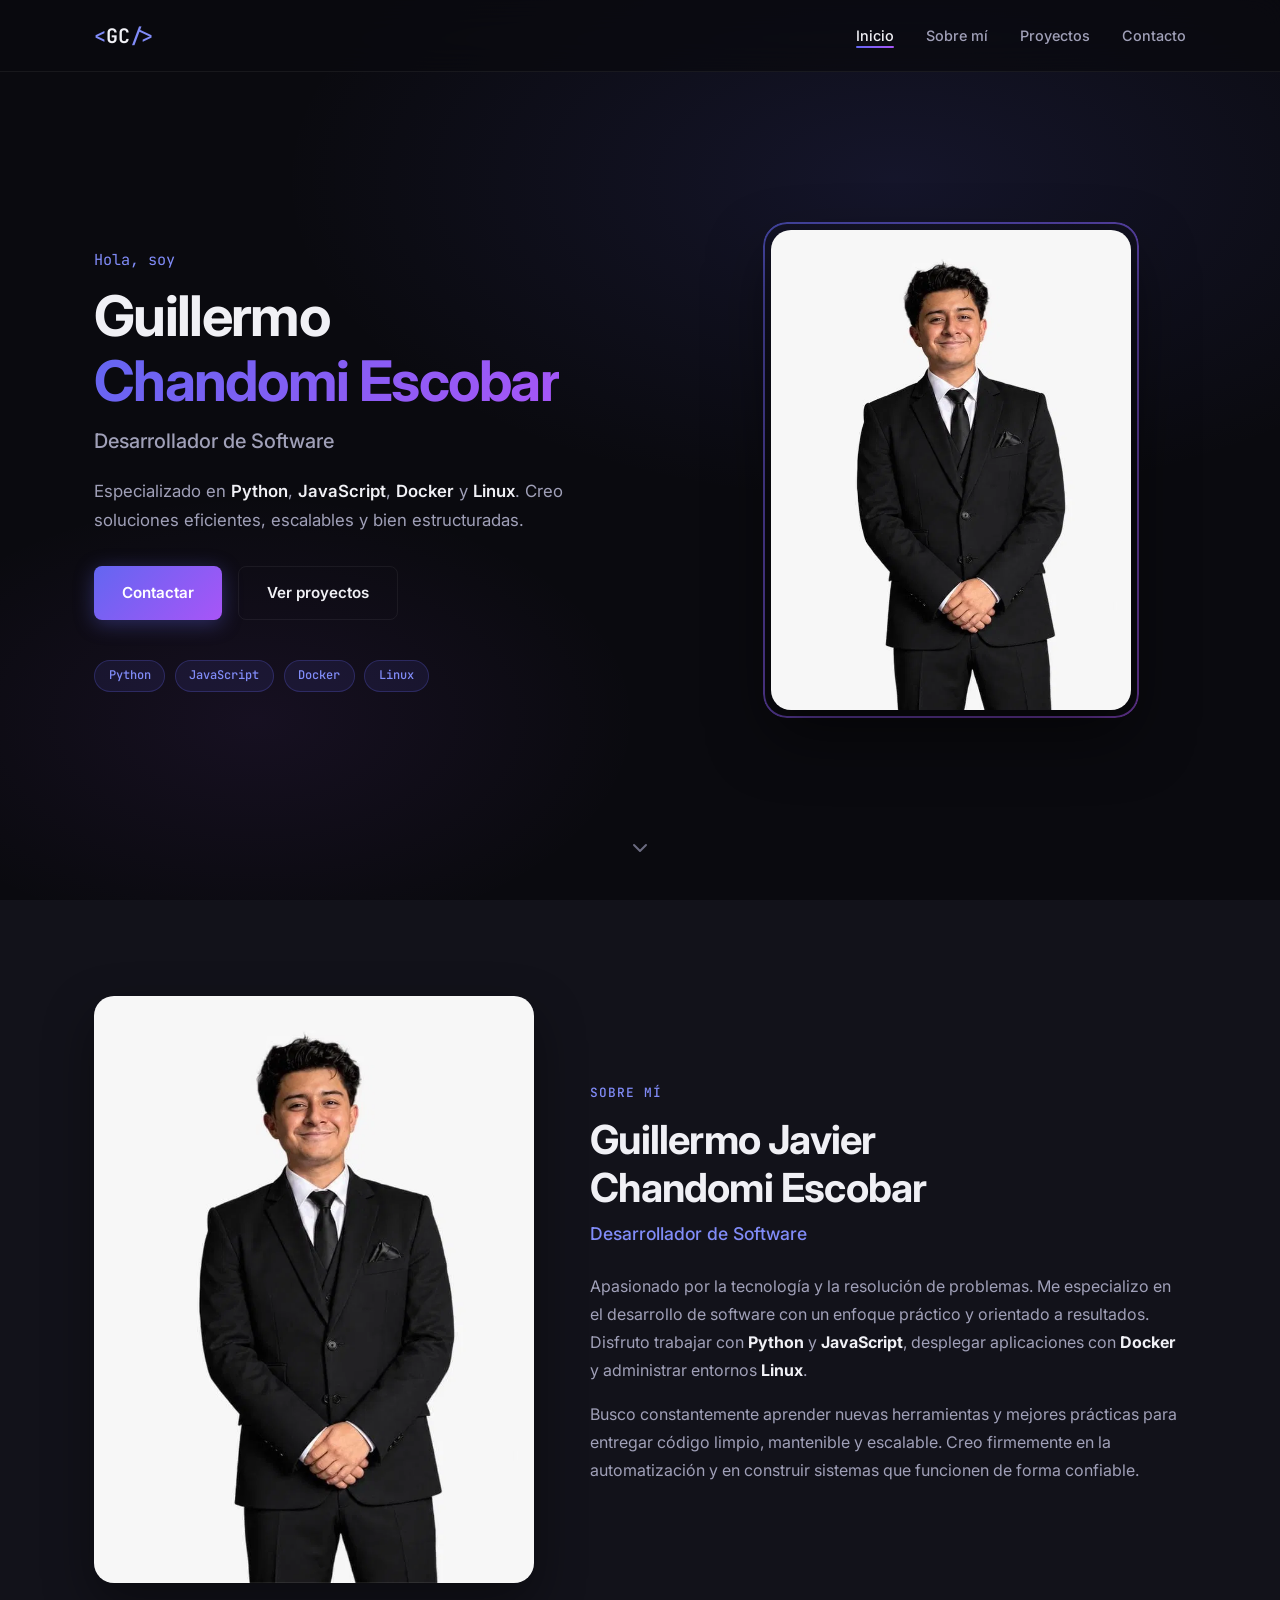
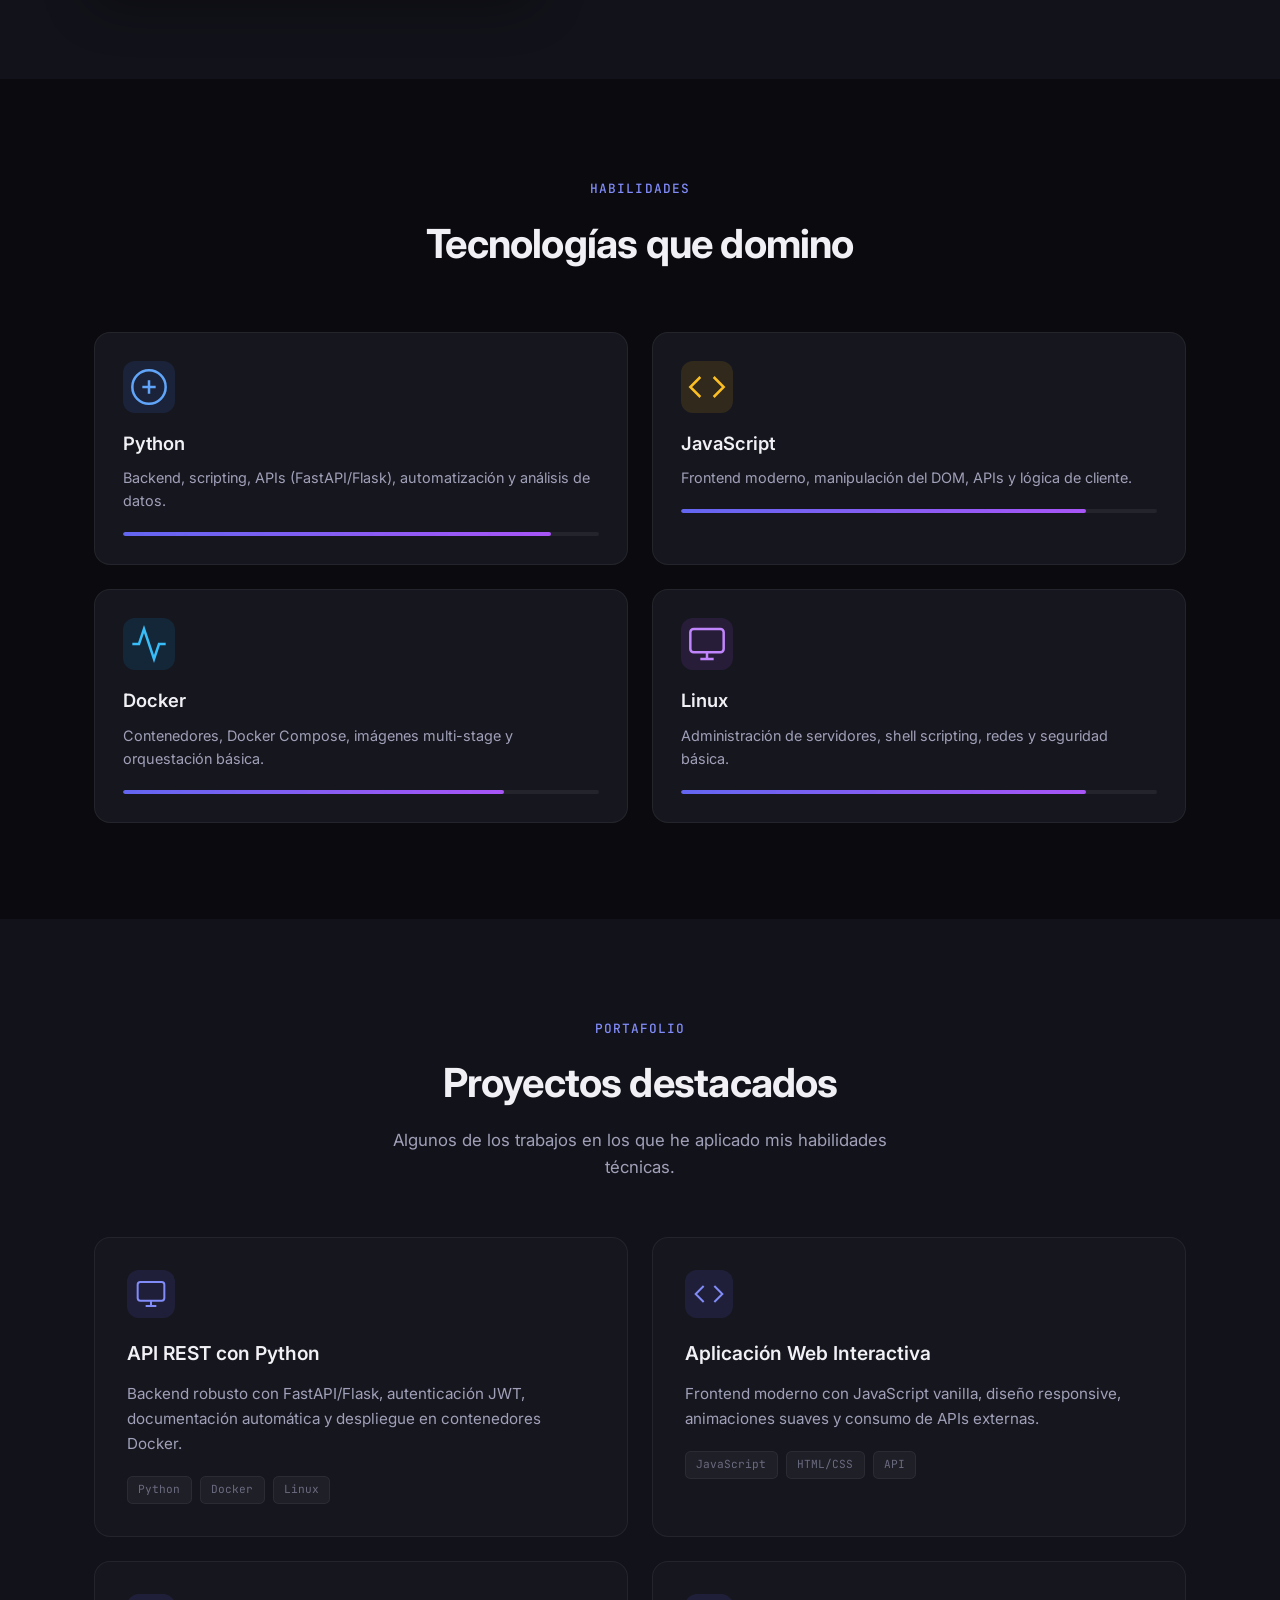
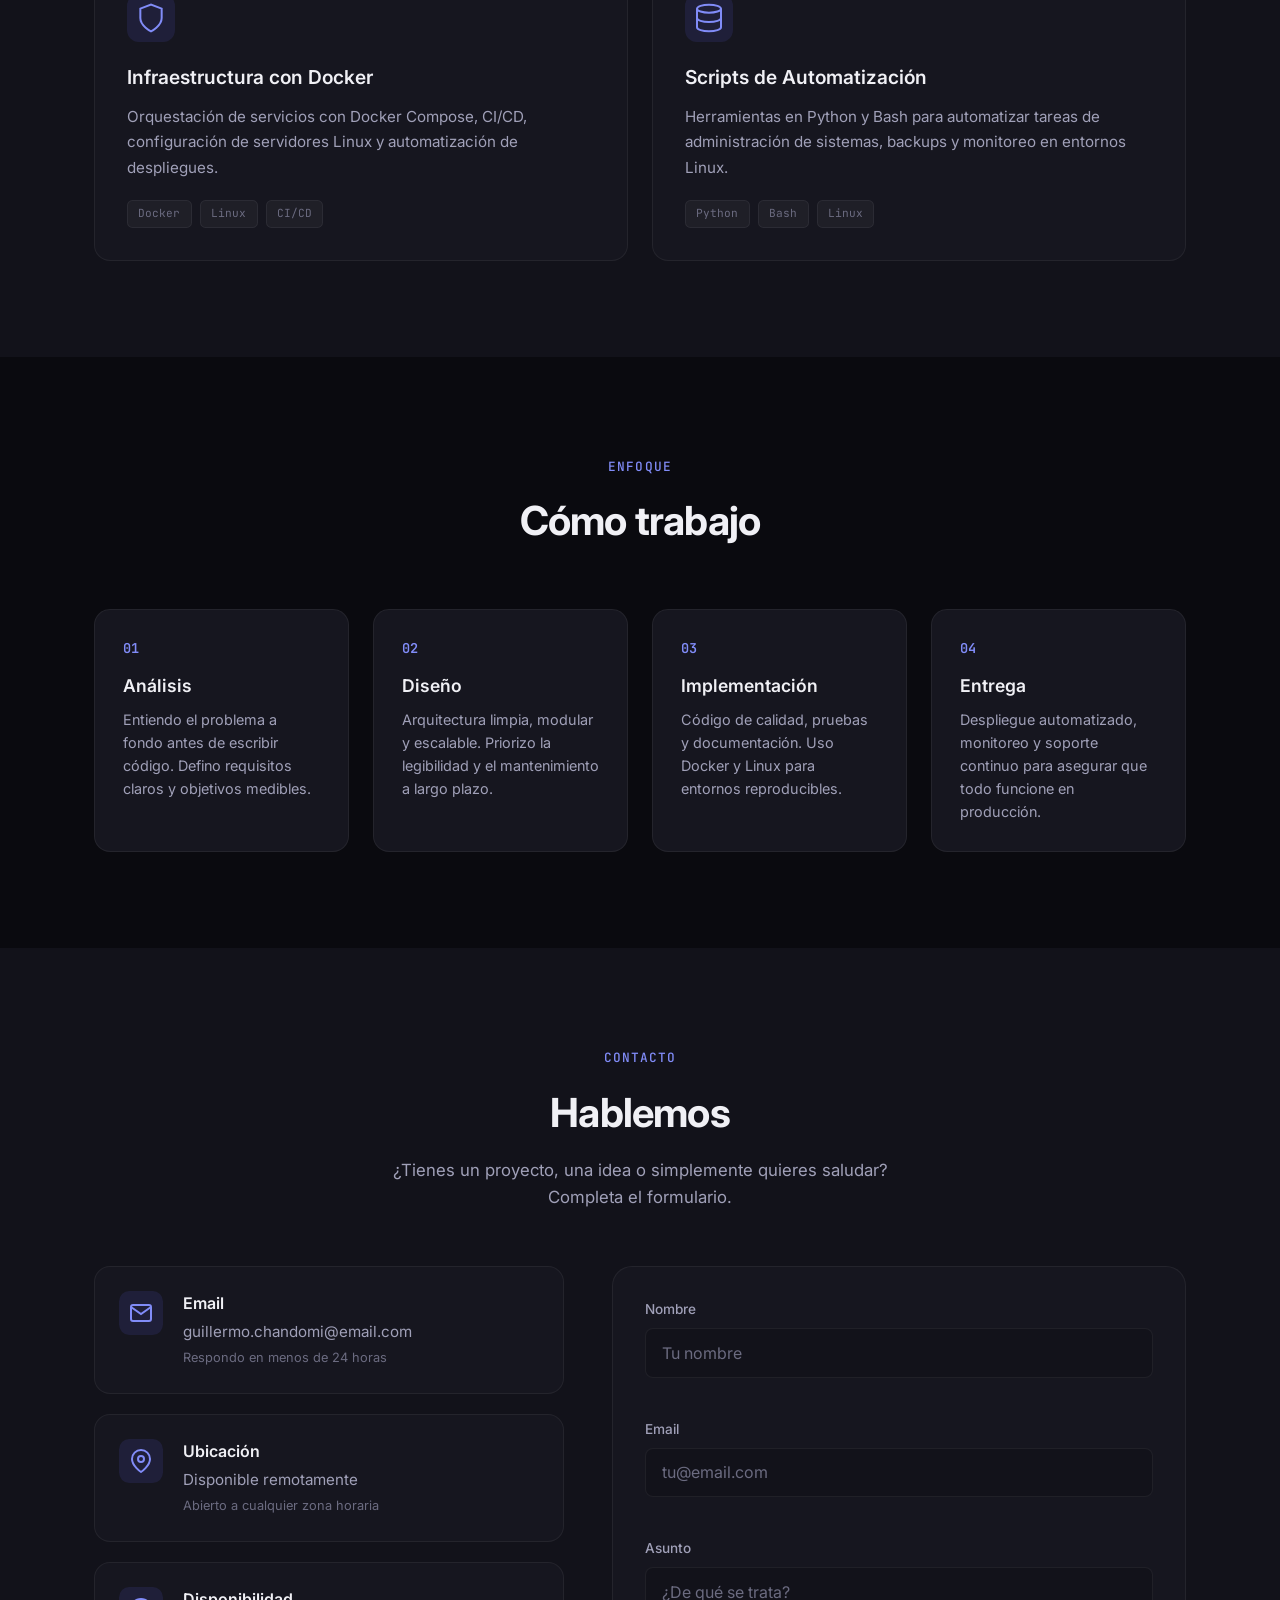
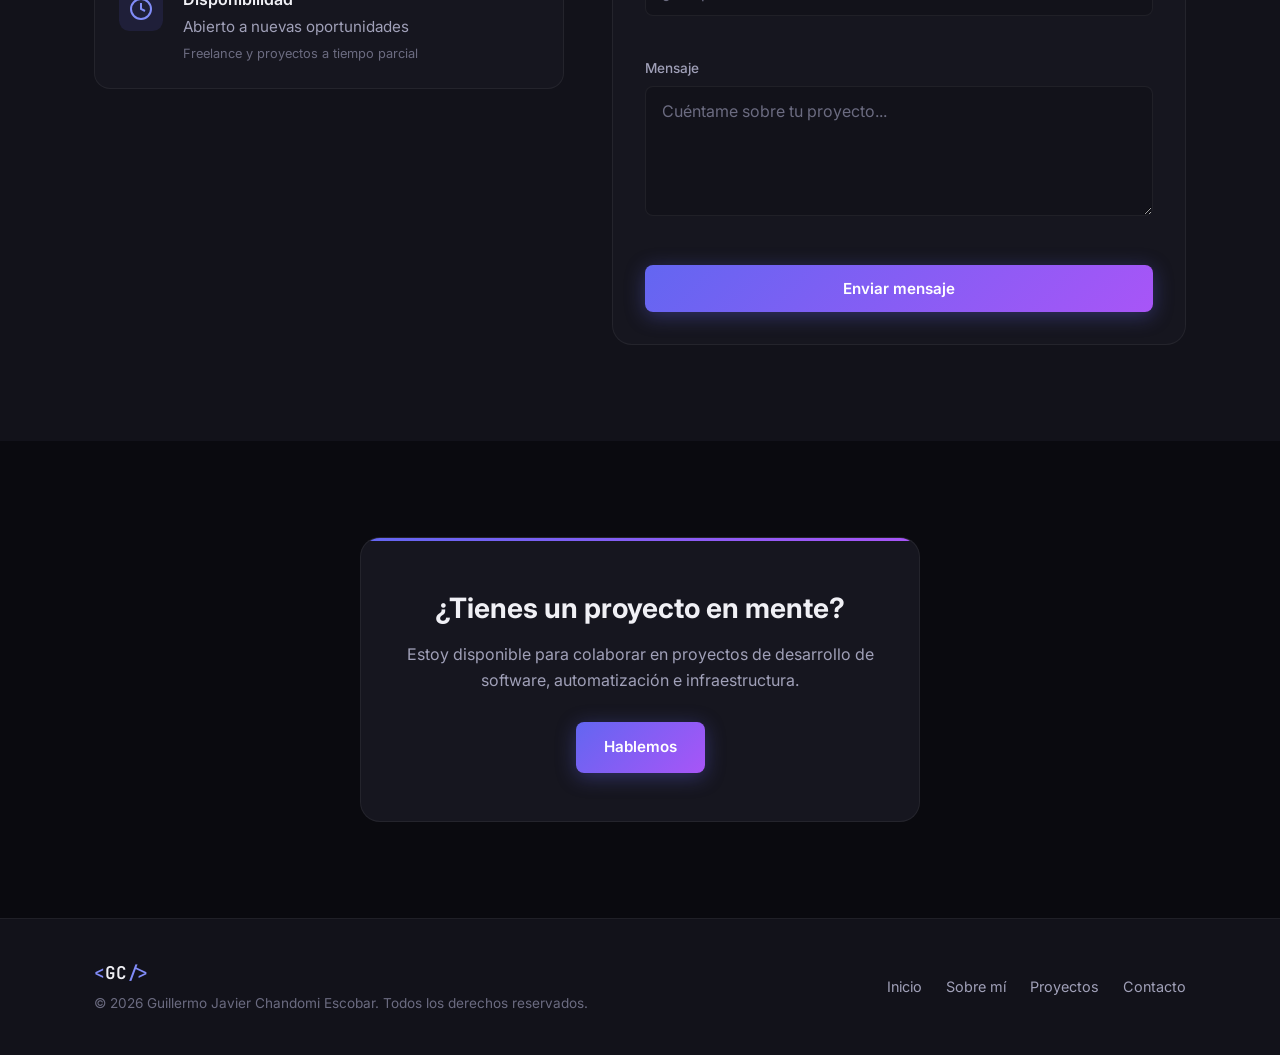
<file: index.html>
<!DOCTYPE html>
<html lang="es">
<head>
  <meta charset="UTF-8">
  <meta name="viewport" content="width=device-width, initial-scale=1.0">
  <meta name="description" content="Portafolio de Guillermo Javier Chandomi Escobar - Desarrollador de Software">
  <meta name="author" content="Guillermo Javier Chandomi Escobar">
  <title>Guillermo Javier Chandomi Escobar| Desarrollador de Software</title>
  <link rel="preconnect" href="https://fonts.googleapis.com">
  <link rel="preconnect" href="https://fonts.gstatic.com" crossorigin>
  <link href="https://fonts.googleapis.com/css2?family=Inter:wght@300;400;500;600;700&family=JetBrains+Mono:wght@400;500&display=swap" rel="stylesheet">
  <link rel="stylesheet" href="css/styles.css">

  
</head>
<body>

  <!-- HEADER -->
  <header class="header" id="header">
    <nav class="nav container">
      <a href="#inicio" class="nav__logo"><span class="logo-b">&lt;</span>GC<span class="logo-b">/&gt;</span></a>
      <div class="nav__menu" id="nav-menu">
        <ul class="nav__list">
          <li><a href="#inicio" class="nav__link active">Inicio</a></li>
          <li><a href="#sobre-mi" class="nav__link">Sobre mí</a></li>
          <li><a href="#proyectos" class="nav__link">Proyectos</a></li>
          <li><a href="#contacto" class="nav__link">Contacto</a></li>
        </ul>
        <div class="nav__close" id="nav-close">
          <svg xmlns="http://www.w3.org/2000/svg" width="24" height="24" viewBox="0 0 24 24" fill="none" stroke="currentColor" stroke-width="2" stroke-linecap="round" stroke-linejoin="round"><line x1="18" y1="6" x2="6" y2="18"/><line x1="6" y1="6" x2="18" y2="18"/></svg>
        </div>
      </div>
      <div class="nav__toggle" id="nav-toggle">
        <svg xmlns="http://www.w3.org/2000/svg" width="24" height="24" viewBox="0 0 24 24" fill="none" stroke="currentColor" stroke-width="2" stroke-linecap="round" stroke-linejoin="round"><line x1="3" y1="12" x2="21" y2="12"/><line x1="3" y1="6" x2="21" y2="6"/><line x1="3" y1="18" x2="21" y2="18"/></svg>
      </div>
    </nav>
  </header>

  <main>

    <!-- INICIO / HERO -->
    <section class="hero" id="inicio">
      <div class="hero__bg"></div>
      <div class="container hero__grid">
        <div>
          <p class="hero__greet">Hola, soy</p>
          <h1 class="hero__title">Guillermo <br><span class="gradient">Chandomi Escobar</span></h1>
          <p class="hero__sub">Desarrollador de Software</p>
          <p class="hero__desc">
            Especializado en <strong>Python</strong>, <strong>JavaScript</strong>, <strong>Docker</strong> y <strong>Linux</strong>.
            Creo soluciones eficientes, escalables y bien estructuradas.
          </p>
          <div class="hero__btns">
            <a href="#contacto" class="btn btn--primary">Contactar</a>
            <a href="#proyectos" class="btn btn--outline">Ver proyectos</a>
          </div>
          <div class="hero__tech">
            <span class="badge">Python</span>
            <span class="badge">JavaScript</span>
            <span class="badge">Docker</span>
            <span class="badge">Linux</span>
          </div>
        </div>
        <div>
          <div class="hero__img-wrap">
            <img src="assets/profile.png" alt="Guillermo Javier Chandomi Escobar" class="hero__img">
            <div class="hero__border"></div>
          </div>
        </div>
      </div>
      <div class="hero__scroll">
        <a href="#sobre-mi" aria-label="Ir a sobre mí">
          <svg xmlns="http://www.w3.org/2000/svg" width="24" height="24" viewBox="0 0 24 24" fill="none" stroke="currentColor" stroke-width="2" stroke-linecap="round" stroke-linejoin="round"><polyline points="6 9 12 15 18 9"/></svg>
        </a>
      </div>
    </section>

    <!-- SOBRE MÍ -->
    <section class="section about" id="sobre-mi">
      <div class="container">
        <div class="about__grid">
          <div>
            <div class="about__img-wrap">
              <img src="assets/profile.png" alt="Guillermo Javier Chandomi Escobar">
            </div>
          </div>
          <div>
            <span class="section__tag">Sobre mí</span>
            <h2 class="about__title">Guillermo Javier<br>Chandomi Escobar</h2>
            <p class="about__role">Desarrollador de Software</p>
            <p class="about__text">
              Apasionado por la tecnología y la resolución de problemas. Me especializo en el desarrollo
              de software con un enfoque práctico y orientado a resultados. Disfruto trabajar con
              <strong>Python</strong> y <strong>JavaScript</strong>, desplegar aplicaciones con
              <strong>Docker</strong> y administrar entornos <strong>Linux</strong>.
            </p>
            <p class="about__text">
              Busco constantemente aprender nuevas herramientas y mejores prácticas para entregar
              código limpio, mantenible y escalable. Creo firmemente en la automatización y en
              construir sistemas que funcionen de forma confiable.
            </p>
          </div>
        </div>
      </div>
    </section>

    <!-- HABILIDADES -->
    <section class="section" id="habilidades">
      <div class="container">
        <div class="section__header">
          <span class="section__tag">Habilidades</span>
          <h2 class="section__title">Tecnologías que domino</h2>
        </div>
        <div class="skills__grid">
          <div class="skill">
            <div class="skill__icon skill__icon--py">
              <svg xmlns="http://www.w3.org/2000/svg" width="40" height="40" viewBox="0 0 24 24" fill="none" stroke="currentColor" stroke-width="1.5"><path d="M12 2C6.48 2 2 6.48 2 12s4.48 10 10 10 10-4.48 10-10S17.52 2 12 2z"/><path d="M12 8v8M8 12h8"/></svg>
            </div>
            <h3 class="skill__title">Python</h3>
            <p class="skill__desc">Backend, scripting, APIs (FastAPI/Flask), automatización y análisis de datos.</p>
            <div class="skill__bar"><div class="skill__prog" style="--p:90%"></div></div>
          </div>
          <div class="skill">
            <div class="skill__icon skill__icon--js">
              <svg xmlns="http://www.w3.org/2000/svg" width="40" height="40" viewBox="0 0 24 24" fill="none" stroke="currentColor" stroke-width="1.5"><polyline points="16 18 22 12 16 6"/><polyline points="8 6 2 12 8 18"/></svg>
            </div>
            <h3 class="skill__title">JavaScript</h3>
            <p class="skill__desc">Frontend moderno, manipulación del DOM, APIs y lógica de cliente.</p>
            <div class="skill__bar"><div class="skill__prog" style="--p:85%"></div></div>
          </div>
          <div class="skill">
            <div class="skill__icon skill__icon--dk">
              <svg xmlns="http://www.w3.org/2000/svg" width="40" height="40" viewBox="0 0 24 24" fill="none" stroke="currentColor" stroke-width="1.5"><path d="M22 12h-4l-3 9L9 3l-3 9H2"/></svg>
            </div>
            <h3 class="skill__title">Docker</h3>
            <p class="skill__desc">Contenedores, Docker Compose, imágenes multi-stage y orquestación básica.</p>
            <div class="skill__bar"><div class="skill__prog" style="--p:80%"></div></div>
          </div>
          <div class="skill">
            <div class="skill__icon skill__icon--lx">
              <svg xmlns="http://www.w3.org/2000/svg" width="40" height="40" viewBox="0 0 24 24" fill="none" stroke="currentColor" stroke-width="1.5"><rect x="2" y="3" width="20" height="14" rx="2"/><line x1="8" y1="21" x2="16" y2="21"/><line x1="12" y1="17" x2="12" y2="21"/></svg>
            </div>
            <h3 class="skill__title">Linux</h3>
            <p class="skill__desc">Administración de servidores, shell scripting, redes y seguridad básica.</p>
            <div class="skill__bar"><div class="skill__prog" style="--p:85%"></div></div>
          </div>
        </div>
      </div>
    </section>

    <!-- PROYECTOS -->
    <section class="section projects" id="proyectos">
      <div class="container">
        <div class="section__header">
          <span class="section__tag">Portafolio</span>
          <h2 class="section__title">Proyectos destacados</h2>
          <p class="section__sub">Algunos de los trabajos en los que he aplicado mis habilidades técnicas.</p>
        </div>
        <div class="projects__grid">
          <article class="proj">
            <div class="proj__icon">
              <svg xmlns="http://www.w3.org/2000/svg" width="32" height="32" viewBox="0 0 24 24" fill="none" stroke="currentColor" stroke-width="1.5"><rect x="2" y="3" width="20" height="14" rx="2"/><line x1="8" y1="21" x2="16" y2="21"/><line x1="12" y1="17" x2="12" y2="21"/></svg>
            </div>
            <h3 class="proj__title">API REST con Python</h3>
            <p class="proj__desc">Backend robusto con FastAPI/Flask, autenticación JWT, documentación automática y despliegue en contenedores Docker.</p>
            <div class="proj__tags"><span>Python</span><span>Docker</span><span>Linux</span></div>
          </article>
          <article class="proj">
            <div class="proj__icon">
              <svg xmlns="http://www.w3.org/2000/svg" width="32" height="32" viewBox="0 0 24 24" fill="none" stroke="currentColor" stroke-width="1.5"><polyline points="16 18 22 12 16 6"/><polyline points="8 6 2 12 8 18"/></svg>
            </div>
            <h3 class="proj__title">Aplicación Web Interactiva</h3>
            <p class="proj__desc">Frontend moderno con JavaScript vanilla, diseño responsive, animaciones suaves y consumo de APIs externas.</p>
            <div class="proj__tags"><span>JavaScript</span><span>HTML/CSS</span><span>API</span></div>
          </article>
          <article class="proj">
            <div class="proj__icon">
              <svg xmlns="http://www.w3.org/2000/svg" width="32" height="32" viewBox="0 0 24 24" fill="none" stroke="currentColor" stroke-width="1.5"><path d="M12 22s8-4 8-10V5l-8-3-8 3v7c0 6 8 10 8 10z"/></svg>
            </div>
            <h3 class="proj__title">Infraestructura con Docker</h3>
            <p class="proj__desc">Orquestación de servicios con Docker Compose, CI/CD, configuración de servidores Linux y automatización de despliegues.</p>
            <div class="proj__tags"><span>Docker</span><span>Linux</span><span>CI/CD</span></div>
          </article>
          <article class="proj">
            <div class="proj__icon">
              <svg xmlns="http://www.w3.org/2000/svg" width="32" height="32" viewBox="0 0 24 24" fill="none" stroke="currentColor" stroke-width="1.5"><ellipse cx="12" cy="5" rx="9" ry="3"/><path d="M21 12c0 1.66-4 3-9 3s-9-1.34-9-3"/><path d="M3 5v14c0 1.66 4 3 9 3s9-1.34 9-3V5"/></svg>
            </div>
            <h3 class="proj__title">Scripts de Automatización</h3>
            <p class="proj__desc">Herramientas en Python y Bash para automatizar tareas de administración de sistemas, backups y monitoreo en entornos Linux.</p>
            <div class="proj__tags"><span>Python</span><span>Bash</span><span>Linux</span></div>
          </article>
        </div>
      </div>
    </section>

    <!-- ENFOQUE -->
    <section class="section">
      <div class="container">
        <div class="section__header">
          <span class="section__tag">Enfoque</span>
          <h2 class="section__title">Cómo trabajo</h2>
        </div>
        <div class="approach__grid">
          <div class="step">
            <span class="step__num">01</span>
            <h3 class="step__title">Análisis</h3>
            <p class="step__text">Entiendo el problema a fondo antes de escribir código. Defino requisitos claros y objetivos medibles.</p>
          </div>
          <div class="step">
            <span class="step__num">02</span>
            <h3 class="step__title">Diseño</h3>
            <p class="step__text">Arquitectura limpia, modular y escalable. Priorizo la legibilidad y el mantenimiento a largo plazo.</p>
          </div>
          <div class="step">
            <span class="step__num">03</span>
            <h3 class="step__title">Implementación</h3>
            <p class="step__text">Código de calidad, pruebas y documentación. Uso Docker y Linux para entornos reproducibles.</p>
          </div>
          <div class="step">
            <span class="step__num">04</span>
            <h3 class="step__title">Entrega</h3>
            <p class="step__text">Despliegue automatizado, monitoreo y soporte continuo para asegurar que todo funcione en producción.</p>
          </div>
        </div>
      </div>
    </section>

    <!-- CONTACTO -->
    <section class="section" id="contacto" style="background:var(--bg2)">
      <div class="container">
        <div class="section__header">
          <span class="section__tag">Contacto</span>
          <h2 class="section__title">Hablemos</h2>
          <p class="section__sub">¿Tienes un proyecto, una idea o simplemente quieres saludar? Completa el formulario.</p>
        </div>
        <div class="contact__grid">
          <div class="contact__info">
            <div class="cinfo">
              <div class="cinfo__icon">
                <svg xmlns="http://www.w3.org/2000/svg" width="24" height="24" viewBox="0 0 24 24" fill="none" stroke="currentColor" stroke-width="2"><path d="M4 4h16c1.1 0 2 .9 2 2v12c0 1.1-.9 2-2 2H4c-1.1 0-2-.9-2-2V6c0-1.1.9-2 2-2z"/><polyline points="22,6 12,13 2,6"/></svg>
              </div>
              <div>
                <h3 class="cinfo__title">Email</h3>
                <p class="cinfo__text">guillermo.chandomi@email.com</p>
                <p class="cinfo__note">Respondo en menos de 24 horas</p>
              </div>
            </div>
            <div class="cinfo">
              <div class="cinfo__icon">
                <svg xmlns="http://www.w3.org/2000/svg" width="24" height="24" viewBox="0 0 24 24" fill="none" stroke="currentColor" stroke-width="2"><path d="M21 10c0 7-9 13-9 13s-9-6-9-13a9 9 0 0 1 18 0z"/><circle cx="12" cy="10" r="3"/></svg>
              </div>
              <div>
                <h3 class="cinfo__title">Ubicación</h3>
                <p class="cinfo__text">Disponible remotamente</p>
                <p class="cinfo__note">Abierto a cualquier zona horaria</p>
              </div>
            </div>
            <div class="cinfo">
              <div class="cinfo__icon">
                <svg xmlns="http://www.w3.org/2000/svg" width="24" height="24" viewBox="0 0 24 24" fill="none" stroke="currentColor" stroke-width="2"><circle cx="12" cy="12" r="10"/><polyline points="12 6 12 12 16 14"/></svg>
              </div>
              <div>
                <h3 class="cinfo__title">Disponibilidad</h3>
                <p class="cinfo__text">Abierto a nuevas oportunidades</p>
                <p class="cinfo__note">Freelance y proyectos a tiempo parcial</p>
              </div>
            </div>
          </div>

          <form class="cform" id="contact-form" novalidate>
            <div class="fg">
              <label for="name" class="flabel">Nombre</label>
              <input type="text" id="name" name="name" class="finput" placeholder="Tu nombre" required>
              <span class="ferror" id="name-error"></span>
            </div>
            <div class="fg">
              <label for="email" class="flabel">Email</label>
              <input type="email" id="email" name="email" class="finput" placeholder="tu@email.com" required>
              <span class="ferror" id="email-error"></span>
            </div>
            <div class="fg">
              <label for="subject" class="flabel">Asunto</label>
              <input type="text" id="subject" name="subject" class="finput" placeholder="¿De qué se trata?" required>
              <span class="ferror" id="subject-error"></span>
            </div>
            <div class="fg">
              <label for="message" class="flabel">Mensaje</label>
              <textarea id="message" name="message" class="finput ftextarea" rows="5" placeholder="Cuéntame sobre tu proyecto..." required></textarea>
              <span class="ferror" id="message-error"></span>
            </div>
            <button type="submit" class="btn btn--primary btn--full" id="submit-btn">
              <span class="btn-text">Enviar mensaje</span>
              <span class="btn-load" hidden>
                <svg class="spinner" viewBox="0 0 24 24" width="20" height="20"><circle cx="12" cy="12" r="10" stroke="currentColor" stroke-width="3" fill="none" stroke-dasharray="30 70"/></svg>
              </span>
            </button>
            <div class="fsuccess" id="form-success" hidden>
              <svg xmlns="http://www.w3.org/2000/svg" width="24" height="24" viewBox="0 0 24 24" fill="none" stroke="currentColor" stroke-width="2"><path d="M22 11.08V12a10 10 0 1 1-5.93-9.14"/><polyline points="22 4 12 14.01 9 11.01"/></svg>
              <p>¡Mensaje enviado correctamente! Te responderé pronto.</p>
            </div>
          </form>
        </div>
      </div>
    </section>

    <!-- CTA -->
    <section class="section cta">
      <div class="container">
        <div class="cta__box">
          <h2 class="cta__title">¿Tienes un proyecto en mente?</h2>
          <p class="cta__text">Estoy disponible para colaborar en proyectos de desarrollo de software, automatización e infraestructura.</p>
          <a href="#contacto" class="btn btn--primary">Hablemos</a>
        </div>
      </div>
    </section>

  </main>

  <!-- FOOTER -->
  <footer class="footer">
    <div class="container footer__inner">
      <div>
        <a href="#inicio" class="footer__logo"><span class="logo-b">&lt;</span>GC<span class="logo-b">/&gt;</span></a>
        <p class="footer__copy">&copy; 2026 Guillermo Javier Chandomi Escobar. Todos los derechos reservados.</p>
      </div>
      <div class="footer__links">
        <a href="#inicio">Inicio</a>
        <a href="#sobre-mi">Sobre mí</a>
        <a href="#proyectos">Proyectos</a>
        <a href="#contacto">Contacto</a>
      </div>
    </div>
  </footer>

  
  <script src="js/script.js"></script>
</body>
</html>
</file>
<file: css/styles.css>
/* ========== RESET & VARIABLES ========== */
    *, *::before, *::after { box-sizing: border-box; margin: 0; padding: 0; }

    :root {
      --bg: #0a0a0f;
      --bg2: #12121a;
      --card: #16161f;
      --card-h: #1c1c28;
      --text: #f0f0f5;
      --text2: #a0a0b8;
      --muted: #6b6b80;
      --accent: #6366f1;
      --accent2: #818cf8;
      --grad1: #6366f1;
      --grad2: #a855f7;
      --border: rgba(255,255,255,0.06);
      --border-h: rgba(99,102,241,0.3);
      --ok: #22c55e;
      --err: #ef4444;
      --font: 'Inter', system-ui, sans-serif;
      --mono: 'JetBrains Mono', monospace;
      --max: 1140px;
      --header: 4.5rem;
      --ease: cubic-bezier(0.4,0,0.2,1);
      --t: 0.25s var(--ease);
    }

    html { scroll-behavior: smooth; font-size: 16px; }
    body {
      font-family: var(--font);
      background: var(--bg);
      color: var(--text);
      line-height: 1.6;
      overflow-x: hidden;
      -webkit-font-smoothing: antialiased;
    }
    img { max-width: 100%; display: block; }
    a { color: inherit; text-decoration: none; }
    ul { list-style: none; }
    button, input, textarea {
      font-family: inherit; font-size: inherit;
      border: none; outline: none; background: none;
    }

    /* ========== UTILITIES ========== */
    .container { width: 100%; max-width: var(--max); margin: 0 auto; padding: 0 1.5rem; }
    .section { padding: 6rem 0; }
    .section__header { text-align: center; margin-bottom: 3.5rem; }
    .section__tag {
      display: inline-block; font-family: var(--mono); font-size: 0.8rem;
      font-weight: 500; color: var(--accent2); letter-spacing: 0.08em;
      text-transform: uppercase; margin-bottom: 0.75rem;
    }
    .section__title {
      font-size: clamp(1.75rem, 4vw, 2.5rem); font-weight: 700;
      letter-spacing: -0.02em; margin-bottom: 0.75rem;
    }
    .section__sub { color: var(--text2); max-width: 540px; margin: 0 auto; font-size: 1.05rem; }
    .gradient {
      background: linear-gradient(135deg, var(--grad1), var(--grad2));
      -webkit-background-clip: text; -webkit-text-fill-color: transparent; background-clip: text;
    }

    /* ========== BUTTONS ========== */
    .btn {
      display: inline-flex; align-items: center; justify-content: center; gap: 0.5rem;
      padding: 0.85rem 1.75rem; font-weight: 600; font-size: 0.95rem;
      border-radius: 0.5rem; cursor: pointer; transition: all var(--t);
    }
    .btn--primary {
      background: linear-gradient(135deg, var(--grad1), var(--grad2));
      color: #fff; box-shadow: 0 4px 20px rgba(99,102,241,0.35);
    }
    .btn--primary:hover { transform: translateY(-2px); box-shadow: 0 8px 28px rgba(99,102,241,0.45); }
    .btn--outline { border: 1.5px solid var(--border); color: var(--text); }
    .btn--outline:hover { border-color: var(--accent); color: var(--accent2); background: rgba(99,102,241,0.08); }
    .btn--full { width: 100%; }

    /* ========== HEADER ========== */
    .header {
      position: fixed; top: 0; left: 0; width: 100%; height: var(--header);
      z-index: 1000; background: rgba(10,10,15,0.75);
      backdrop-filter: blur(16px); -webkit-backdrop-filter: blur(16px);
      border-bottom: 1px solid var(--border); transition: background var(--t), box-shadow var(--t);
    }
    .header.scrolled { background: rgba(10,10,15,0.92); box-shadow: 0 4px 24px rgba(0,0,0,0.4); }
    .nav { display: flex; align-items: center; justify-content: space-between; height: 100%; }
    .nav__logo { font-family: var(--mono); font-size: 1.25rem; font-weight: 600; }
    .logo-b { color: var(--accent2); }
    .nav__list { display: flex; align-items: center; gap: 2rem; }
    .nav__link {
      font-size: 0.9rem; font-weight: 500; color: var(--text2);
      transition: color var(--t); position: relative;
    }
    .nav__link::after {
      content: ''; position: absolute; bottom: -4px; left: 0; width: 0; height: 2px;
      background: linear-gradient(90deg, var(--grad1), var(--grad2));
      border-radius: 1px; transition: width var(--t);
    }
    .nav__link:hover, .nav__link.active { color: var(--text); }
    .nav__link.active::after, .nav__link:hover::after { width: 100%; }
    .nav__toggle, .nav__close { display: none; cursor: pointer; color: var(--text); padding: 0.25rem; }

    /* ========== HERO ========== */
    .hero {
      position: relative; min-height: 100vh; display: flex; align-items: center;
      padding-top: var(--header); overflow: hidden;
    }
    .hero__bg {
      position: absolute; inset: 0; pointer-events: none;
      background:
        radial-gradient(ellipse 80% 60% at 70% 20%, rgba(99,102,241,0.12) 0%, transparent 60%),
        radial-gradient(ellipse 60% 50% at 20% 80%, rgba(168,85,247,0.08) 0%, transparent 50%);
    }
    .hero__grid {
      display: grid; grid-template-columns: 1.1fr 0.9fr; gap: 3rem;
      align-items: center; position: relative; z-index: 1;
      padding-top: 2rem; padding-bottom: 4rem;
    }
    .hero__greet { font-family: var(--mono); font-size: 0.95rem; color: var(--accent2); margin-bottom: 0.75rem; }
    .hero__title {
      font-size: clamp(2.25rem, 5vw, 3.5rem); font-weight: 700;
      line-height: 1.15; letter-spacing: -0.03em; margin-bottom: 0.75rem;
    }
    .hero__sub { font-size: 1.25rem; font-weight: 500; color: var(--text2); margin-bottom: 1.25rem; }
    .hero__desc { color: var(--text2); font-size: 1.05rem; max-width: 480px; margin-bottom: 2rem; line-height: 1.7; }
    .hero__desc strong { color: var(--text); font-weight: 600; }
    .hero__btns { display: flex; flex-wrap: wrap; gap: 1rem; margin-bottom: 2.5rem; }
    .hero__tech { display: flex; flex-wrap: wrap; gap: 0.6rem; }
    .badge {
      font-family: var(--mono); font-size: 0.75rem; font-weight: 500;
      padding: 0.35rem 0.85rem; border-radius: 2rem;
      background: rgba(99,102,241,0.1); border: 1px solid rgba(99,102,241,0.25); color: var(--accent2);
    }
    .hero__img-wrap { position: relative; width: min(360px, 100%); margin: 0 auto; }
    .hero__img {
      width: 100%; border-radius: 1.25rem; object-fit: cover; object-position: top center;
      aspect-ratio: 3/4; position: relative; z-index: 1;
      box-shadow: 0 25px 60px rgba(0,0,0,0.5);
    }
    .hero__border {
      position: absolute; inset: -8px; border-radius: 1.5rem;
      border: 2px solid transparent;
      background: linear-gradient(135deg, var(--grad1), var(--grad2)) border-box;
      -webkit-mask: linear-gradient(#fff 0 0) padding-box, linear-gradient(#fff 0 0);
      mask: linear-gradient(#fff 0 0) padding-box, linear-gradient(#fff 0 0);
      -webkit-mask-composite: xor; mask-composite: exclude; opacity: 0.6; z-index: 0;
    }
    .hero__scroll {
      position: absolute; bottom: 2rem; left: 50%; transform: translateX(-50%);
      animation: bounce 2s infinite; color: var(--muted);
    }
    .hero__scroll a { display: flex; padding: 0.5rem; }
    @keyframes bounce {
      0%,100% { transform: translateX(-50%) translateY(0); }
      50% { transform: translateX(-50%) translateY(8px); }
    }

    /* ========== ABOUT ========== */
    .about { background: var(--bg2); }
    .about__grid {
      display: grid; grid-template-columns: 0.85fr 1.15fr; gap: 3.5rem; align-items: center;
    }
    .about__img-wrap {
      position: relative; border-radius: 1.25rem; overflow: hidden;
      box-shadow: 0 20px 50px rgba(0,0,0,0.4);
    }
    .about__img-wrap img {
      width: 100%; aspect-ratio: 3/4; object-fit: cover; object-position: top center;
    }
    .about__img-wrap::after {
      content: ''; position: absolute; inset: 0; border-radius: 1.25rem;
      border: 1px solid rgba(255,255,255,0.08); pointer-events: none;
    }
    .about__title {
      font-size: clamp(1.75rem, 4vw, 2.5rem); font-weight: 700;
      line-height: 1.2; letter-spacing: -0.02em; margin-bottom: 0.5rem;
    }
    .about__role { font-size: 1.1rem; color: var(--accent2); font-weight: 500; margin-bottom: 1.5rem; }
    .about__text { color: var(--text2); margin-bottom: 1rem; line-height: 1.75; }
    .about__text strong { color: var(--text); }

    /* ========== SKILLS ========== */
    .skills__grid { display: grid; grid-template-columns: repeat(2, 1fr); gap: 1.5rem; }
    .skill {
      background: var(--card); border: 1px solid var(--border); border-radius: 1rem;
      padding: 1.75rem; transition: all var(--t);
    }
    .skill:hover { border-color: var(--border-h); transform: translateY(-3px); }
    .skill__icon {
      width: 3.25rem; height: 3.25rem; display: flex; align-items: center;
      justify-content: center; border-radius: 0.75rem; margin-bottom: 1rem;
    }
    .skill__icon--py { background: rgba(59,130,246,0.12); color: #60a5fa; }
    .skill__icon--js { background: rgba(234,179,8,0.12); color: #fbbf24; }
    .skill__icon--dk { background: rgba(14,165,233,0.12); color: #38bdf8; }
    .skill__icon--lx { background: rgba(168,85,247,0.12); color: #c084fc; }
    .skill__title { font-size: 1.15rem; font-weight: 600; margin-bottom: 0.5rem; }
    .skill__desc { color: var(--text2); font-size: 0.9rem; margin-bottom: 1.25rem; line-height: 1.6; }
    .skill__bar { height: 4px; background: rgba(255,255,255,0.06); border-radius: 2px; overflow: hidden; }
    .skill__prog {
      height: 100%; width: var(--p, 50%);
      background: linear-gradient(90deg, var(--grad1), var(--grad2)); border-radius: 2px;
    }

    /* ========== PROJECTS ========== */
    .projects { background: var(--bg2); }
    .projects__grid { display: grid; grid-template-columns: repeat(2, 1fr); gap: 1.5rem; }
    .proj {
      background: var(--card); border: 1px solid var(--border); border-radius: 1rem;
      padding: 2rem; transition: all var(--t);
    }
    .proj:hover {
      border-color: var(--border-h); background: var(--card-h);
      transform: translateY(-4px); box-shadow: 0 12px 40px rgba(0,0,0,0.3);
    }
    .proj__icon {
      width: 3rem; height: 3rem; display: flex; align-items: center; justify-content: center;
      border-radius: 0.75rem; background: rgba(99,102,241,0.12); color: var(--accent2);
      margin-bottom: 1.25rem;
    }
    .proj__title { font-size: 1.2rem; font-weight: 600; margin-bottom: 0.75rem; }
    .proj__desc { color: var(--text2); font-size: 0.95rem; line-height: 1.65; margin-bottom: 1.25rem; }
    .proj__tags { display: flex; flex-wrap: wrap; gap: 0.5rem; }
    .proj__tags span {
      font-family: var(--mono); font-size: 0.7rem; padding: 0.25rem 0.65rem;
      border-radius: 0.35rem; background: rgba(255,255,255,0.04);
      border: 1px solid var(--border); color: var(--muted);
    }

    /* ========== APPROACH ========== */
    .approach__grid { display: grid; grid-template-columns: repeat(4, 1fr); gap: 1.5rem; }
    .step {
      background: var(--card); border: 1px solid var(--border); border-radius: 1rem;
      padding: 1.75rem; transition: all var(--t);
    }
    .step:hover { border-color: var(--border-h); }
    .step__num {
      font-family: var(--mono); font-size: 0.85rem; font-weight: 600;
      color: var(--accent2); margin-bottom: 0.75rem; display: block;
    }
    .step__title { font-size: 1.1rem; font-weight: 600; margin-bottom: 0.5rem; }
    .step__text { color: var(--text2); font-size: 0.9rem; line-height: 1.6; }

    /* ========== CONTACT ========== */
    .contact__grid {
      display: grid; grid-template-columns: 0.9fr 1.1fr; gap: 3rem; align-items: start;
    }
    .contact__info { display: flex; flex-direction: column; gap: 1.25rem; }
    .cinfo {
      display: flex; gap: 1.25rem; align-items: flex-start;
      background: var(--card); border: 1px solid var(--border); border-radius: 1rem;
      padding: 1.5rem; transition: border-color var(--t);
    }
    .cinfo:hover { border-color: var(--border-h); }
    .cinfo__icon {
      flex-shrink: 0; width: 2.75rem; height: 2.75rem; display: flex;
      align-items: center; justify-content: center; border-radius: 0.65rem;
      background: rgba(99,102,241,0.12); color: var(--accent2);
    }
    .cinfo__title { font-size: 1rem; font-weight: 600; margin-bottom: 0.2rem; }
    .cinfo__text { color: var(--text2); font-size: 0.95rem; }
    .cinfo__note { color: var(--muted); font-size: 0.8rem; margin-top: 0.25rem; }

    .cform {
      background: var(--card); border: 1px solid var(--border);
      border-radius: 1.25rem; padding: 2rem;
    }
    .fg { margin-bottom: 1.35rem; }
    .flabel {
      display: block; font-size: 0.85rem; font-weight: 500;
      color: var(--text2); margin-bottom: 0.45rem;
    }
    .finput {
      width: 100%; padding: 0.85rem 1rem; background: var(--bg2);
      border: 1.5px solid var(--border); border-radius: 0.5rem; color: var(--text);
      transition: border-color var(--t), box-shadow var(--t);
    }
    .finput::placeholder { color: var(--muted); }
    .finput:focus { border-color: var(--accent); box-shadow: 0 0 0 3px rgba(99,102,241,0.15); }
    .finput.error { border-color: var(--err); }
    .ftextarea { resize: vertical; min-height: 130px; }
    .ferror {
      display: block; font-size: 0.8rem; color: var(--err);
      margin-top: 0.35rem; min-height: 1.1em;
    }
    .fsuccess {
      display: flex; align-items: center; gap: 0.75rem; margin-top: 1.25rem;
      padding: 1rem 1.25rem; background: rgba(34,197,94,0.1);
      border: 1px solid rgba(34,197,94,0.3); border-radius: 0.5rem;
      color: var(--ok); font-size: 0.95rem;
    }
    .fsuccess[hidden], .btn-load[hidden] { display: none; }
    .spinner { animation: spin 0.8s linear infinite; }
    @keyframes spin { to { transform: rotate(360deg); } }

    /* ========== CTA ========== */
    .cta { text-align: center; }
    .cta__box {
      max-width: 560px; margin: 0 auto; padding: 3rem 2rem;
      background: var(--card); border: 1px solid var(--border);
      border-radius: 1.25rem; position: relative; overflow: hidden;
    }
    .cta__box::before {
      content: ''; position: absolute; top: 0; left: 0; right: 0; height: 3px;
      background: linear-gradient(90deg, var(--grad1), var(--grad2));
    }
    .cta__title { font-size: 1.75rem; font-weight: 700; margin-bottom: 0.75rem; }
    .cta__text { color: var(--text2); margin-bottom: 1.75rem; }

    /* ========== FOOTER ========== */
    .footer {
      border-top: 1px solid var(--border); padding: 2.5rem 0; background: var(--bg2);
    }
    .footer__inner {
      display: flex; align-items: center; justify-content: space-between;
      flex-wrap: wrap; gap: 1.5rem;
    }
    .footer__logo {
      font-family: var(--mono); font-size: 1.1rem; font-weight: 600;
      margin-bottom: 0.35rem; display: inline-block;
    }
    .footer__copy { color: var(--muted); font-size: 0.85rem; }
    .footer__links { display: flex; flex-wrap: wrap; gap: 1.5rem; }
    .footer__links a { font-size: 0.9rem; color: var(--text2); transition: color var(--t); }
    .footer__links a:hover { color: var(--accent2); }

    /* ========== OVERLAY ========== */
    .nav-overlay {
      position: fixed; inset: 0; background: rgba(0,0,0,0.6); z-index: 999;
      opacity: 0; visibility: hidden; transition: all 0.3s var(--ease);
    }
    .nav-overlay.show { opacity: 1; visibility: visible; }

    /* ========== RESPONSIVE ========== */
    @media (max-width: 992px) {
      .section { padding: 4.5rem 0; }
      .hero__grid { grid-template-columns: 1fr; text-align: center; gap: 2.5rem; }
      .hero__desc { margin-left: auto; margin-right: auto; }
      .hero__btns, .hero__tech { justify-content: center; }
      .hero__img-wrap { width: min(280px, 70%); }
      .hero__scroll { display: none; }
      .about__grid { grid-template-columns: 1fr; gap: 2.5rem; text-align: center; }
      .about__img-wrap { max-width: 280px; margin: 0 auto; }
      .skills__grid, .projects__grid { grid-template-columns: 1fr; }
      .approach__grid { grid-template-columns: repeat(2, 1fr); }
      .contact__grid { grid-template-columns: 1fr; }
    }
    @media (max-width: 768px) {
      .nav__toggle { display: flex; }
      .nav__menu {
        position: fixed; top: 0; right: -100%; width: min(300px, 80vw);
        height: 100vh; background: var(--bg2); border-left: 1px solid var(--border);
        padding: 5rem 2rem 2rem; transition: right 0.3s var(--ease); z-index: 1001;
      }
      .nav__menu.show { right: 0; }
      .nav__list { flex-direction: column; align-items: flex-start; gap: 1.5rem; }
      .nav__link { font-size: 1.1rem; }
      .nav__close { display: flex; position: absolute; top: 1.25rem; right: 1.25rem; }
      .approach__grid { grid-template-columns: 1fr; }
      .footer__inner { flex-direction: column; text-align: center; }
      .footer__links { justify-content: center; }
    }
    @media (max-width: 480px) {
      .section { padding: 3.5rem 0; }
      .hero__title { font-size: 2rem; }
      .proj, .cform { padding: 1.5rem; }
      .cta__box { padding: 2rem 1.25rem; }
    }
</file>
